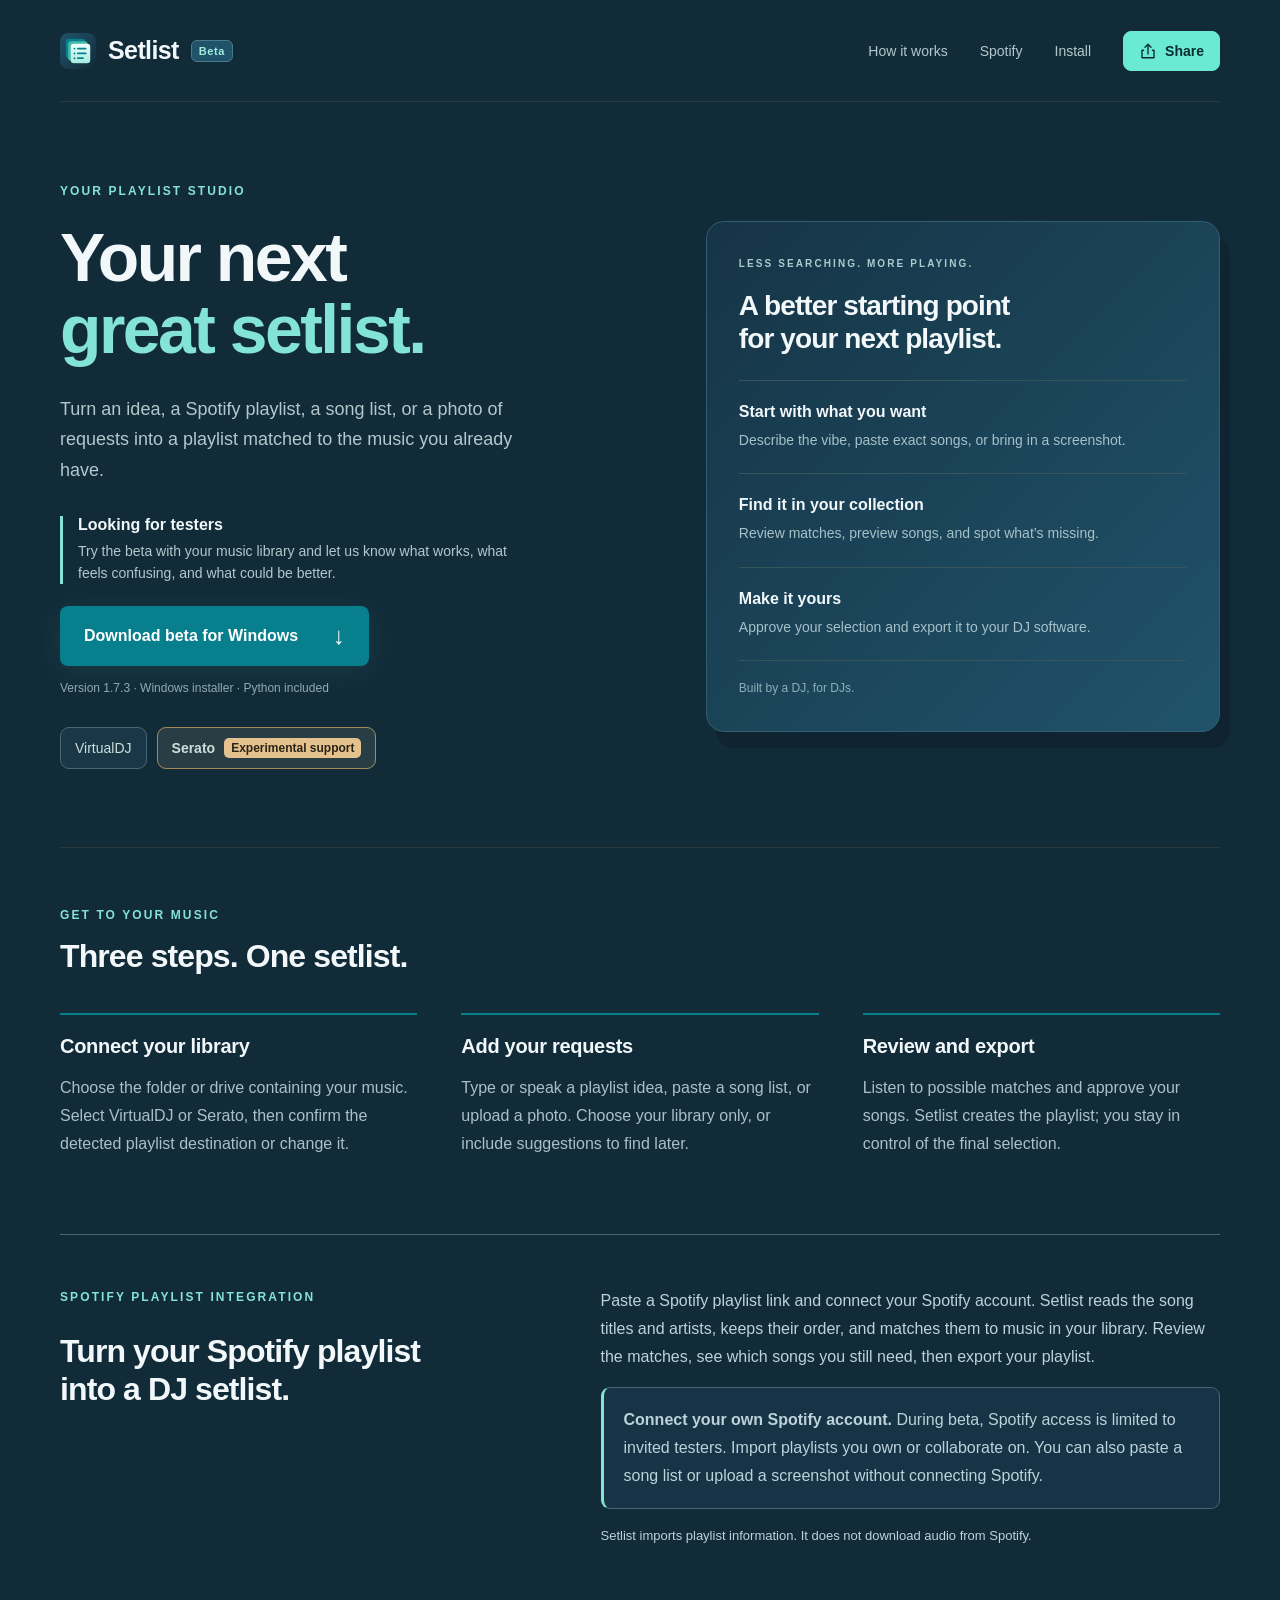
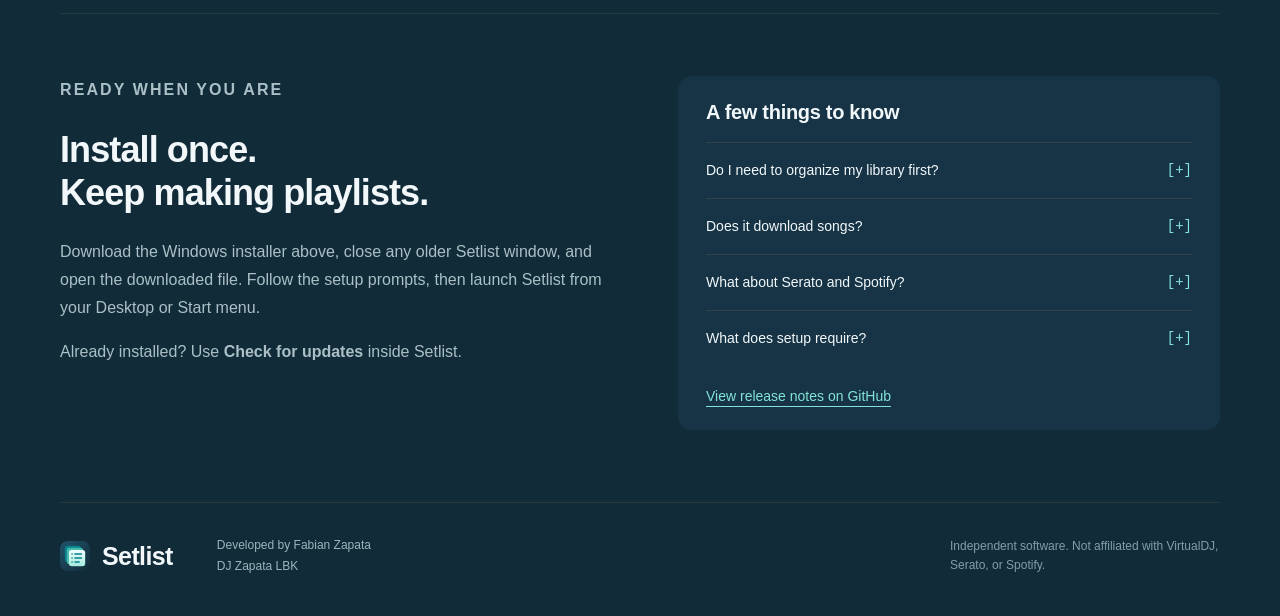
<file: website/index.html>
<!doctype html><html lang="en"><head><meta charset="utf-8"><meta name="viewport" content="width=device-width,initial-scale=1"><title>Setlist — DJ Zapata LBK</title><meta name="description" content="Build playlists from your music library with Setlist for Windows. Download the app by Fabian Zapata, DJ Zapata LBK, and get started in three steps."><link rel="icon" type="image/svg+xml" href="icon.svg?v=171"><link rel="stylesheet" href="style.css"></head><body><a class="skip" href="#main">Skip to content</a><header><a class="brand" href="#main"><img src="icon.svg?v=171" alt="" width="36" height="36">Setlist <span class="beta-badge">Beta</span></a><nav aria-label="Main navigation"><a href="#how">How it works</a><a href="#spotify">Spotify</a><a href="#install">Install</a><button class="share-button" id="shareSite" type="button" aria-label="Share Setlist website"><svg aria-hidden="true" viewBox="0 0 24 24" width="18" height="18" fill="none" stroke="currentColor" stroke-width="1.8" stroke-linecap="round" stroke-linejoin="round"><path d="M12 16V3m-4 4 4-4 4 4M6 11H4v10h16V11h-2"/></svg>Share</button></nav></header><main id="main"><section class="hero"><div class="intro"><p class="eyebrow">YOUR PLAYLIST STUDIO</p><h1>Your next<br><em>great setlist.</em></h1><p class="lead">Turn an idea, a Spotify playlist, a song list, or a photo of requests into a playlist matched to the music you already have.</p><div class="tester-callout"><strong>Looking for testers</strong><p>Try the beta with your music library and let us know what works, what feels confusing, and what could be better.</p></div><a class="download" href="https://github.com/openhandgraphics/setlist-releases/releases/download/v1.7.3/Setlist-Setup-v1.7.3.exe">Download beta for Windows <span aria-hidden="true">↓</span></a><p class="download-note">Version 1.7.3 · Windows installer · Python included</p><div class="compatibility"><span>VirtualDJ</span><span class="serato-badge"><strong>Serato</strong><small>Experimental support</small></span></div></div><div class="feature-panel"><p class="eyebrow">LESS SEARCHING. MORE PLAYING.</p><h2>A better starting point<br>for your next playlist.</h2><ul><li><div><strong>Start with what you want</strong><p>Describe the vibe, paste exact songs, or bring in a screenshot.</p></div></li><li><div><strong>Find it in your collection</strong><p>Review matches, preview songs, and spot what’s missing.</p></div></li><li><div><strong>Make it yours</strong><p>Approve your selection and export it to your DJ software.</p></div></li></ul><p class="panel-note">Built by a DJ, for DJs.</p></div></section><section id="how" class="how"><div class="section-heading"><p class="eyebrow">GET TO YOUR MUSIC</p><h2>Three steps. One setlist.</h2></div><div class="steps"><article><h3>Connect your library</h3><p>Choose the folder or drive containing your music. Select VirtualDJ or Serato, then confirm the detected playlist destination or change it.</p></article><article><h3>Add your requests</h3><p>Type or speak a playlist idea, paste a song list, or upload a photo. Choose your library only, or include suggestions to find later.</p></article><article><h3>Review and export</h3><p>Listen to possible matches and approve your songs. Setlist creates the playlist; you stay in control of the final selection.</p></article></div></section><section class="spotify-feature" id="spotify"><div><p class="eyebrow">SPOTIFY PLAYLIST INTEGRATION</p><h2>Turn your Spotify playlist<br>into a DJ setlist.</h2></div><div><p>Paste a Spotify playlist link and connect your Spotify account. Setlist reads the song titles and artists, keeps their order, and matches them to music in your library. Review the matches, see which songs you still need, then export your playlist.</p><p class="access-note"><strong>Connect your own Spotify account.</strong> During beta, Spotify access is limited to invited testers. Import playlists you own or collaborate on. You can also paste a song list or upload a screenshot without connecting Spotify.</p><p class="spotify-note">Setlist imports playlist information. It does not download audio from Spotify.</p></div></section><section class="installation" id="install"><div><p class="eyebrow">READY WHEN YOU ARE</p><h2>Install once.<br>Keep making playlists.</h2><p>Download the Windows installer above, close any older Setlist window, and open the downloaded file. Follow the setup prompts, then launch Setlist from your Desktop or Start menu.</p><p>Already installed? Use <strong>Check for updates</strong> inside Setlist.</p></div><div class="notes"><h3>A few things to know</h3><details><summary>Do I need to organize my library first?<span aria-hidden="true">[+]</span></summary><p>Setlist uses labels and filenames to look for songs, including possible matches for imperfect names. Review uncertain matches before exporting.</p></details><details><summary>Does it download songs?<span aria-hidden="true">[+]</span></summary><p>No. Setlist matches your existing files. Missing songs remain identifiable so you can obtain them separately; they are not playable audio.</p></details><details><summary>What about Serato and Spotify?<span aria-hidden="true">[+]</span></summary><p>Serato export is experimental. It writes legacy .crate files, needs songs on the destination drive, and has not been verified in a real Serato installation, especially version 4+. Test a small playlist first. Missing songs are saved in a separate text list.</p><p>Spotify sign-in is currently limited to approved testers. Everyone can use pasted song lists and photos without a Spotify connection.</p></details><details><summary>What does setup require?<span aria-hidden="true">[+]</span></summary><p>This is a Windows desktop app. Python is included; the desktop window uses Microsoft WebView2. The installer is not code-signed, so Windows may display an unrecognized-publisher notice. Download only from the official link on this page.</p></details><a class="release" href="https://github.com/openhandgraphics/setlist-releases/releases/tag/v1.7.3">View release notes on GitHub</a></div></section></main><footer><div class="brand"><img src="icon.svg?v=171" alt="" width="30" height="30">Setlist</div><p>Developed by <strong>Fabian Zapata</strong><br><span>DJ Zapata LBK</span></p><small>Independent software. Not affiliated with VirtualDJ, Serato, or Spotify.</small></footer><div class="share-feedback" id="shareFeedback" role="status" aria-live="polite" hidden></div><dialog id="shareDialog" aria-labelledby="shareTitle"><h2 id="shareTitle">Share Setlist</h2><p>Copy this link and send it to a friend.</p><label for="shareUrl">Website link</label><input id="shareUrl" readonly value="https://setlist-dj-zapata-lbk.openhandgraphics.chatgpt.site/"><div class="share-dialog-actions"><button type="button" id="copyShareLink">Copy link</button><button type="button" id="closeShareDialog">Close</button></div><p id="shareCopyStatus" role="status"></p></dialog><script src="share.js"></script></body></html>
</file>
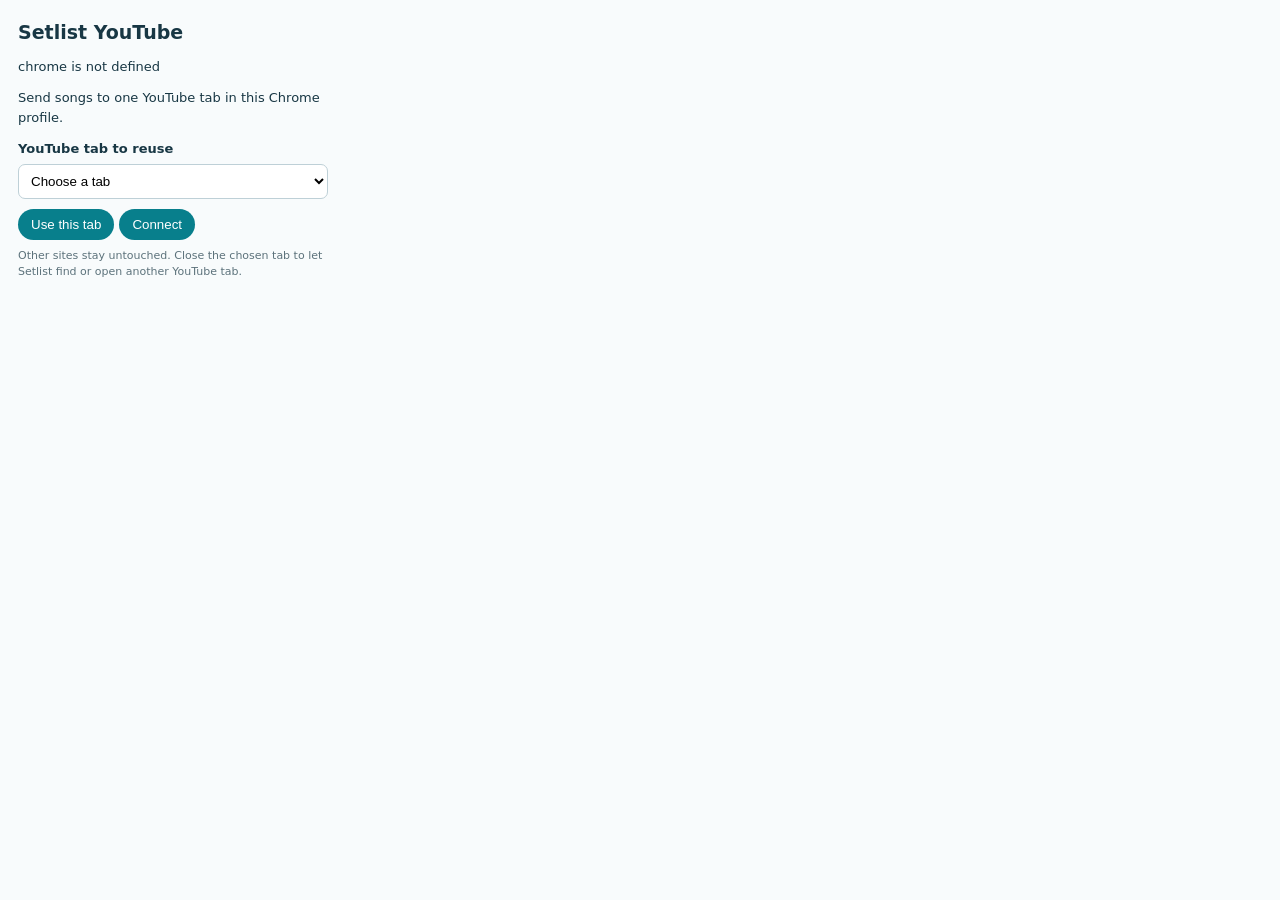
<file: chrome-companion/extension/popup.html>
<!doctype html><html lang="en"><head><meta charset="utf-8"><title>Setlist YouTube companion</title><link rel="stylesheet" href="popup.css"></head><body><h1>Setlist YouTube</h1><p id="state" role="status">Checking connection…</p><p>Send songs to one YouTube tab in this Chrome profile.</p><label for="tabs">YouTube tab to reuse</label><select id="tabs"><option value="">Choose a tab</option></select><div><button id="choose">Use this tab</button><button id="connect">Connect</button></div><p class="hint">Other sites stay untouched. Close the chosen tab to let Setlist find or open another YouTube tab.</p><script src="popup.js"></script></body></html>
</file>
<file: website/style.css>
:root{font-family:Inter,"Segoe UI",Arial,sans-serif;color:#e9f1ef;background:#0c191e;font-synthesis:none;scroll-behavior:smooth}*{box-sizing:border-box}body{margin:0}a{color:inherit}a:focus-visible,summary:focus-visible{outline:3px solid #6aead0;outline-offset:6px}.skip{position:absolute;top:-70px;background:#6aead0;color:#09232a;padding:12px;z-index:10}.skip:focus{top:10px}header,main,footer{width:min(1160px,calc(100% - 64px));margin:auto}header{height:102px;display:flex;justify-content:space-between;align-items:center;border-bottom:1px solid #29383d}.brand{display:flex;align-items:center;gap:12px;font-weight:700;font-size:25px;text-decoration:none;letter-spacing:-.6px}.brand img{border-radius:8px}nav{display:flex;gap:32px}nav a{font-size:14px;text-decoration:none;color:#b3c7cc}nav a:hover{color:#6aead0}.hero{display:grid;grid-template-columns:1.12fr 1fr;gap:70px;padding:82px 0 78px;align-items:center}.eyebrow{font-size:12px;letter-spacing:2.1px;font-weight:700;color:#6aead0;margin:0 0 24px}h1{font-size:clamp(44px,5.3vw,70px);line-height:1.06;letter-spacing:-2.5px;margin:0 0 28px;font-weight:650}h1 em{font-style:normal;color:#6aead0}.lead{font-size:18px;line-height:1.7;color:#b3c7cc;max-width:490px;margin:0 0 30px}.download{display:inline-flex;align-items:center;gap:35px;padding:18px 24px;border-radius:8px;background:#6aead0;color:#092c32;text-decoration:none;font-size:16px;font-weight:700;box-shadow:0 6px 30px #6aead015}.download:hover{background:#97f6e1}.download span{font-size:24px;line-height:1}.download-note{font-size:12px;line-height:1.6;color:#92a9b1;margin:13px 0 28px}.compatibility{display:flex;gap:22px;font-size:14px;color:#cededa}.compatibility small{font-size:10px;letter-spacing:.8px;color:#e5c28d;margin-left:6px}.feature-panel{padding:36px 32px;border:1px solid #3c6269;border-radius:18px;background:linear-gradient(135deg,#193c45,#122b33);box-shadow:12px 18px 0 #081418}.feature-panel .eyebrow{font-size:10px;margin-bottom:20px;color:#aacccf}h2{font-size:32px;line-height:1.2;letter-spacing:-.9px;margin:0 0 24px}.feature-panel h2{font-size:28px}.feature-panel ul{list-style:none;margin:0;padding:0}.feature-panel li{display:flex;gap:20px;padding:22px 0;border-top:1px solid #36555c}.feature-panel li>span{font-size:12px;font-family:monospace;color:#6aead0;padding-top:3px}.feature-panel strong{font-size:16px;font-weight:600}.feature-panel li p{font-size:14px;line-height:1.6;color:#a6c1c8;margin:8px 0 0}.panel-note{font-size:12px;color:#8eafb9;border-top:1px solid #36555c;padding-top:20px;margin:0}.how{padding:60px 0;border-top:1px solid #29383d}.section-heading .eyebrow{margin-bottom:15px}.steps{display:grid;grid-template-columns:repeat(3,1fr);gap:44px;margin-top:38px}.number{font-size:14px;color:#6aead0;border-bottom:2px solid #6aead0;padding:0 18px 9px 0;display:inline-block}h3{font-size:20px;letter-spacing:-.3px;margin:24px 0 12px}.steps p,.installation p{font-size:16px;line-height:1.75;color:#abc0c6}.installation{display:grid;grid-template-columns:1fr 1fr;gap:76px;border-top:1px solid #29383d;padding:62px 0 72px}.installation h2{font-size:36px}.notes{padding:25px 28px;border-radius:14px;background:#14272e}.notes h3{margin:0 0 18px}.notes details{border-top:1px solid #30444b}.notes summary{cursor:pointer;display:flex;justify-content:space-between;align-items:center;gap:14px;list-style:none;padding:17px 0;font-size:14px;line-height:1.5}.notes summary::-webkit-details-marker{display:none}.notes summary span{color:#6aead0;font-family:monospace}.notes details[open] summary span{font-size:0}.notes details[open] summary span::after{content:'[−]';font-size:14px}.notes details p{font-size:14px;line-height:1.65;margin:0 0 16px}.release{font-size:14px;color:#6aead0;display:inline-block;margin-top:22px;text-underline-offset:5px}footer{border-top:1px solid #29383d;display:flex;align-items:center;gap:44px;padding:32px 0 38px}footer p{font-size:14px;line-height:1.8;margin:0}footer p span{color:#9bb5be}footer small{margin-left:auto;max-width:270px;font-size:12px;color:#829fa9;line-height:1.6}@media(max-width:850px){.hero{gap:35px;padding-top:52px}.feature-panel{padding:25px}.steps{gap:25px}.installation{gap:35px}.hero h1{font-size:46px}.feature-panel h2{font-size:24px}nav{gap:20px}}@media(max-width:650px){header,main,footer{width:calc(100% - 40px)}header{height:80px}.brand{font-size:22px}nav{gap:16px}nav a{font-size:13px}.hero{grid-template-columns:1fr;gap:40px;padding:45px 0 55px}.hero h1{font-size:49px}.lead{font-size:17px}.feature-panel{box-shadow:7px 10px 0 #081418}.steps,.installation{grid-template-columns:1fr;gap:24px}.steps article{border-bottom:1px solid #263b40;padding-bottom:12px}.how{padding:42px 0}.installation{padding:45px 0}.notes{padding:22px}footer{flex-wrap:wrap;gap:22px}footer small{margin-left:0;max-width:none;width:100%}}@media(prefers-reduced-motion:reduce){:root{scroll-behavior:auto}}

/* Shared Setlist brand colors and clear compatibility grouping. */
:root{background:#122b39;color:#f2f8fa}
.feature-panel{background:linear-gradient(135deg,#163446,#20536a);border-color:#325e72;box-shadow:10px 16px 0 #102331}
.notes{background:#163446}.download{background:#087f8c;color:#fff}.download:hover{background:#066a76}
.eyebrow,h1 em,.release,.notes summary span{color:#83e3d6}
.compatibility{align-items:stretch;gap:10px;flex-wrap:wrap}
.compatibility>span{display:flex;align-items:center;padding:10px 14px;border:1px solid #496674;border-radius:9px;background:#193746;font-size:14px}
.compatibility .serato-badge{gap:9px;background:#293d45;border-color:#a58a59;flex-wrap:wrap}
.serato-badge strong{font-weight:600}.compatibility .serato-badge small{margin:0;padding:3px 7px;border-radius:5px;background:#e5c28d;color:#2a2417;font-size:12px;letter-spacing:0;font-weight:600}
.steps article h3{margin-top:0}.steps article{border-top:2px solid #087f8c;padding-top:20px}

.spotify-feature{display:grid;grid-template-columns:1fr 1.3fr;gap:64px;padding:52px 0;border-top:1px solid #496674}.spotify-feature p{color:#bdd2da;line-height:1.75;margin-top:0}.spotify-feature .eyebrow{color:#83e3d6}.access-note{padding:18px 20px;border:1px solid #496674;border-left:3px solid #83e3d6;border-radius:9px;background:#163446}.spotify-note{font-size:13px}@media(max-width:650px){.spotify-feature{grid-template-columns:1fr;gap:8px}nav{gap:12px}}

footer p{font-size:12px;color:#9bb5be}footer p strong{font-weight:500}

.beta-badge{font-size:11px;letter-spacing:.6px;font-weight:600;color:#a4ecdf;background:#20536a;border:1px solid #487b89;border-radius:6px;padding:4px 7px}.tester-callout{margin:0 0 22px;border-left:3px solid #83e3d6;padding-left:15px;max-width:475px}.tester-callout strong{font-size:16px;color:#f2f8fa}.tester-callout p{font-size:14px;line-height:1.6;color:#b3c7cc;margin:6px 0 0}

nav{align-items:center}.share-button{display:inline-flex;align-items:center;gap:8px;padding:10px 15px;border:1px solid #6aead0;border-radius:8px;background:#6aead0;color:#092c32;font:600 14px Inter,"Segoe UI",sans-serif;cursor:pointer}.share-button:hover{background:#97f6e1}.share-button:focus-visible,dialog button:focus-visible,dialog input:focus-visible{outline:3px solid #6aead0;outline-offset:4px}.share-feedback{position:fixed;bottom:24px;left:50%;transform:translateX(-50%);max-width:calc(100% - 32px);padding:14px 20px;border-radius:10px;background:#6aead0;color:#092c32;box-shadow:0 8px 30px #0005;z-index:20;text-align:center;font-weight:600}dialog{width:min(460px,calc(100% - 32px));padding:28px;border:1px solid #496674;border-radius:16px;background:#14272e;color:#e9f1ef}dialog::backdrop{background:#0009}dialog h2{font-size:25px;margin-bottom:14px}dialog p{line-height:1.6}dialog label{display:block;font-size:13px;margin-bottom:8px}dialog input{width:100%;box-sizing:border-box;border:1px solid #496674;border-radius:8px;background:#0c191e;color:#e9f1ef;padding:12px;font:inherit}.share-dialog-actions{display:flex;gap:10px;margin-top:20px}.share-dialog-actions button{border:1px solid #6aead0;border-radius:8px;padding:10px 16px;font:600 14px Inter,"Segoe UI",sans-serif;background:#6aead0;color:#092c32;cursor:pointer}.share-dialog-actions button:last-child{background:transparent;color:#e9f1ef}#shareCopyStatus:empty{display:none}@media(max-width:650px){header{height:auto;min-height:102px;padding:20px 0;gap:18px;flex-wrap:wrap}nav{flex-wrap:wrap;gap:16px}.share-button{padding:9px 12px}}
</file>
<file: chrome-companion/extension/popup.css>
body{width:310px;margin:0;padding:18px;font:13px/1.5 system-ui;color:#183744;background:#f8fbfc}h1{font-size:19px;margin:0 0 10px}p{margin:8px 0 12px}label{display:block;font-weight:600;margin:12px 0 5px}select{width:100%;padding:8px;border:1px solid #bed0d7;border-radius:7px;background:white}button{margin:10px 5px 0 0;padding:8px 13px;border:0;border-radius:999px;background:#087f8c;color:white;cursor:pointer}button:focus-visible,select:focus-visible{outline:3px solid #65a4c0;outline-offset:2px}.hint{font-size:11px;color:#5c727b}
</file>
